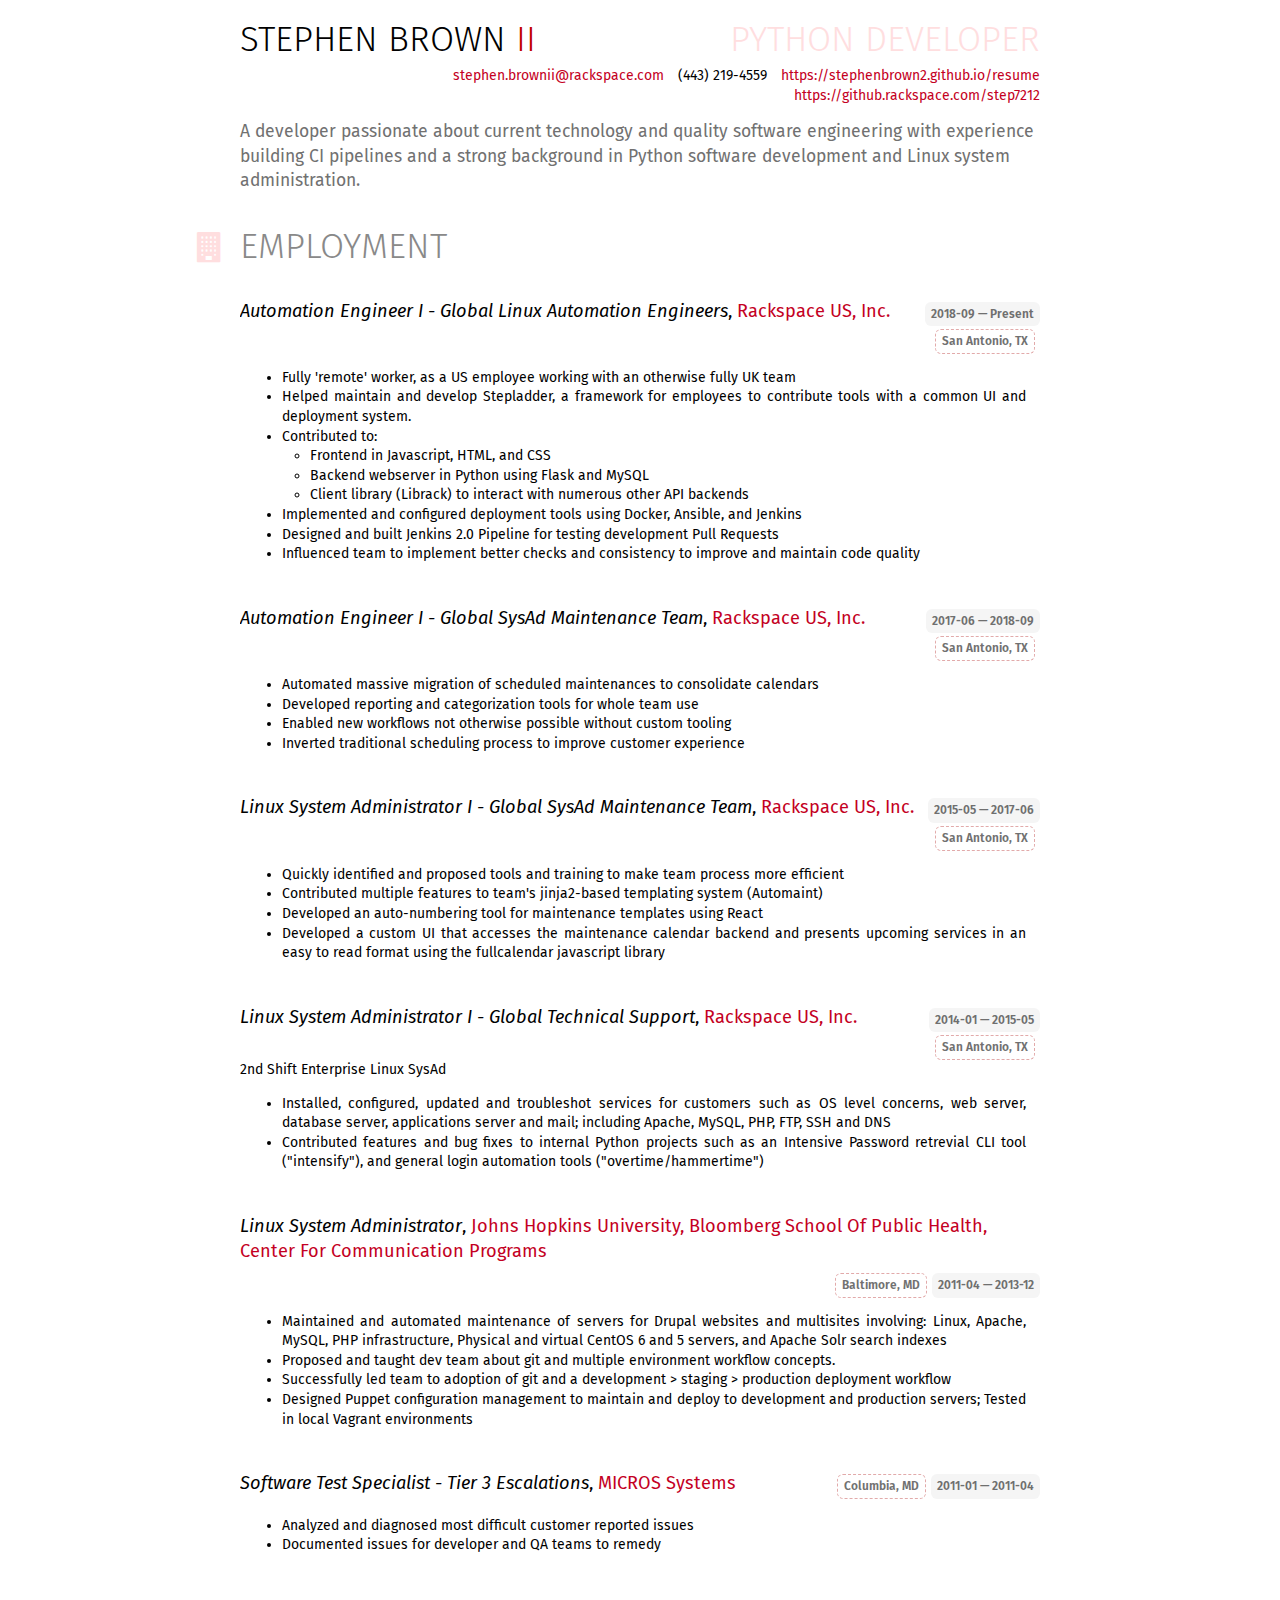
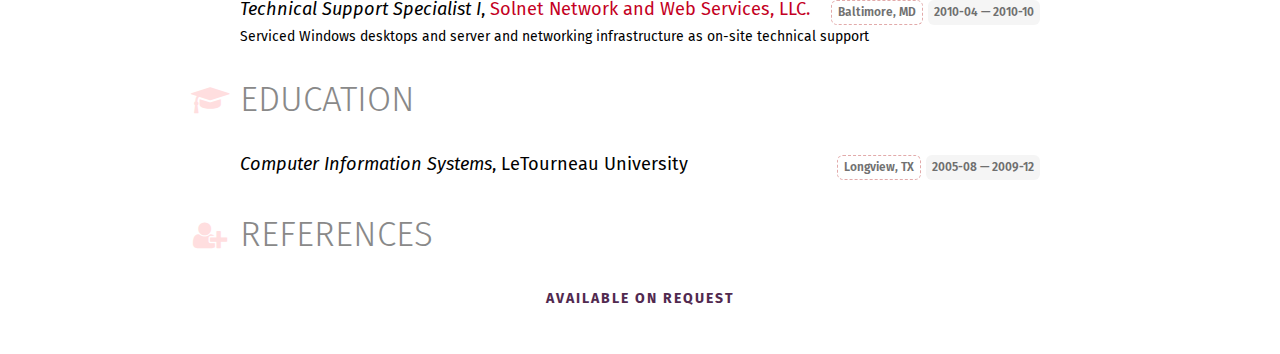
<file: docs/index.html>
<html>
    
    <head>
        <meta charset="utf-8">
        <title>Stephen Brown II</title>
        <link href="https://fonts.googleapis.com/css?family=Fira+Sans:400,300,300italic,400italic,600,600italic,700,700italic&display=swap" rel="stylesheet">
        <link href='https://fonts.googleapis.com/css?family=Open+Sans:400,300,300italic,400italic,600,600italic,700,700italic&display=swap'
        rel='stylesheet' type='text/css'>
        <link rel="stylesheet" href="https://maxcdn.bootstrapcdn.com/font-awesome/4.3.0/css/font-awesome.min.css">
        <style>
html, body, main, section, header, ul, p, h1, h2, h3 {
  font-family: 'Fira Sans', 'Open Sans', 'sans-serif';
  font-size: 14px;
  line-height: 1.4;
  margin: 0; padding: 0;
  display: block;
}

::selection {
  color: #fff;
  background: #e48a8a; /* WebKit/Blink Browsers */
}
::-moz-selection {
  color: #fff;
  background: #e48a8a; /* Gecko Browsers */
}

p::selection {
  color: #fff;
}

a {
  color: #C40023;
  text-decoration: none;
}

a:visited {
  color: #C40023;
}

a:hover {
  text-decoration: underline;
}

h1 {
  text-transform: uppercase;
  font-size: 2em;
}

h2 {
  text-transform: uppercase;
  color: #898989;
  font-size: 1.7em;
  position: relative;
  font-weight: 400;
}

h3, .tenure {
  font-size: 1.3em;
  font-weight: 400;
}

h3 {
  margin-top: 0;
  margin-bottom: 5px;
  /*width: 85%;*/
  float: left;
}

table {
  width: 100%;
  text-transform: uppercase;
}

td:first-child {
  letter-spacing: 2px;
  color: #bd5b5b;
  font-size: 20px;
}

td:last-child {
  text-align: justify; /* HTML justification sucks, but in this case... */
}

hr {
  display: none;
}

main {
  padding: 15px;
  max-width: 800px;
  margin: 0 auto;
}

section {
  margin-top: 2em;
}

section > div {
  margin-top: 2em;
  overflow: hidden; /* Clear floated children */
}

section > div p {
  clear: both;
}

section > header {
  position: relative;
}

p + ul {
  margin: 1em;
}

ul {
  clear: both;
}

li {
  margin-left: 2em;
}

p, li {
  text-align: justify;
}

.tenure {
  float: right;
  color: #6F6F6F;
  background-color: #F5F5F5;
  border-radius: 6px;
  padding: 4px 6px;
  font-size: 85%;
  font-weight: 600;
  margin-top: 3px;
}

.location {
  border: #e2aaaa dashed 1px;
  background-color: #ffffff;
  padding: 3px 6px;
  border-radius: 6px;
  float: right;
  margin-right: 5px;
  float: right;
  font-size: 85%;
  color: #717171;
  font-weight: 600;
  margin-top: 3px;
}

span.keywords {
  font-size: 12px;
  color: #FFDEDF;
  display: none;
}

thead {
  display: none;
}

main > header {
  width: 100%;
  float: left;
  margin-bottom: 1em;
}

h1 {
  float: left;
}

h1, h2, .label {
  font-size: 2.5em;
  text-transform: uppercase;
  font-weight: 300;
  font-family: 'Fira Sans', 'Open Sans', 'Helvetica Neue', 'Helvetica', 'Lato', 'sans-serif'
}

#contact {
 clear: both;
 float: right;
 text-align: right;
 margin-top: 2px;
}

#contact span + span {
  margin-left: 10px;
}

header > span.fa {
  text-align: center;
  margin-right: 3px;
  position: absolute;
  width: 40px;
  top: 14px;
  font-size: 30px;
  /*transform: translateX(-110%); PDF no likey */
  margin-left: -50px;
  color: #FFDEDF;
}

.label {
  float: right;
  color: #FFDEDF;
}

#summary {
  color: #717171;
  font-size: 1.25em;
  margin-top: 6em;
}

#skills td {
  padding-top: 7px;
  padding-bottom: 7px;
}

#references > p, #references > p > a {
  color: #51294F;
  text-align: center;
  margin: 30px;
  font-weight: bold;
  letter-spacing: 2px;
  text-transform: uppercase;
}

        </style>
    </head>
    
    <body>
        <main>
            <header>
                 <h1>Stephen Brown <span style="color: #C00000;">II</span></h1>
 <span class="label">Python Developer</span>
                <p id="contact"> <span class="email"><a href="mailto:stephen.brownii@rackspace.com">stephen.brownii@rackspace.com</a></span>
                    <span class="phone">(443) 219-4559</span>
                    <span class="website"><a href="https://stephenbrown2.github.io/resume">https://stephenbrown2.github.io/resume</a></span>
                    <span class="website"><a href="https://github.rackspace.com/step7212">https://github.rackspace.com/step7212</a></span>
                </p>
            </header>
            <section id="summary">A developer passionate about current technology and quality software engineering
                with experience building CI pipelines and a strong background in Python
                software development and Linux system administration.</section>
            <hr>
            <section id="employment">
                <header> <span class="fa fa-lg fa-building"></span> 
                     <h2>employment</h2>

                </header>
                <div>
                     <h3><em>Automation Engineer I - Global Linux Automation Engineers</em>,

              <a href="https://rackspace.com">Rackspace US, Inc.</a>

              </h3>
 <span class="tenure">2018-09 — Present</span>
 <span class="location">San Antonio, TX</span>
                    <p></p>
                    <ul>
                        <li>Fully &#39;remote&#39; worker, as a US employee working with an otherwise
                            fully UK team</li>
                        <li>Helped maintain and develop Stepladder, a framework for employees to contribute
                            tools with a common UI and deployment system.</li>
                        <li>Contributed to:
                            <ul>
                                <li>Frontend in Javascript, HTML, and CSS</li>
                                <li>Backend webserver in Python using Flask and MySQL</li>
                                <li>Client library (Librack) to interact with numerous other API backends</li>
                            </ul>
                        </li>
                        <li>Implemented and configured deployment tools using Docker, Ansible, and
                            Jenkins</li>
                        <li>Designed and built Jenkins 2.0 Pipeline for testing development Pull Requests</li>
                        <li>Influenced team to implement better checks and consistency to improve
                            and maintain code quality</li>
                    </ul> <span class="keywords">Remote Python Jenkins Ansible Docker Github </span>
                </div>
                <div>
                     <h3><em>Automation Engineer I - Global SysAd Maintenance Team</em>,

              <a href="https://rackspace.com">Rackspace US, Inc.</a>

              </h3>
 <span class="tenure">2017-06 — 2018-09</span>
 <span class="location">San Antonio, TX</span>
                    <p></p>
                    <ul>
                        <li>Automated massive migration of scheduled maintenances to consolidate calendars</li>
                        <li>Developed reporting and categorization tools for whole team use</li>
                        <li>Enabled new workflows not otherwise possible without custom tooling</li>
                        <li>Inverted traditional scheduling process to improve customer experience</li>
                    </ul> <span class="keywords">Python Linux </span>
                </div>
                <div>
                     <h3><em>Linux System Administrator I - Global SysAd Maintenance Team</em>,

              <a href="https://rackspace.com">Rackspace US, Inc.</a>

              </h3>
 <span class="tenure">2015-05 — 2017-06</span>
 <span class="location">San Antonio, TX</span>
                    <p></p>
                    <ul>
                        <li>Quickly identified and proposed tools and training to make team process
                            more efficient</li>
                        <li>Contributed multiple features to team&#39;s jinja2-based templating system
                            (Automaint)</li>
                        <li>Developed an auto-numbering tool for maintenance templates using React</li>
                        <li>Developed a custom UI that accesses the maintenance calendar backend and
                            presents upcoming services in an easy to read format using the fullcalendar
                            javascript library</li>
                    </ul> <span class="keywords">Linux Bash Python React Flask </span>
                </div>
                <div>
                     <h3><em>Linux System Administrator I - Global Technical Support</em>,

              <a href="https://rackspace.com">Rackspace US, Inc.</a>

              </h3>
 <span class="tenure">2014-01 — 2015-05</span>
 <span class="location">San Antonio, TX</span>
                    <p>
                        <p>2nd Shift Enterprise Linux SysAd</p>
                    </p>
                    <ul>
                        <li>Installed, configured, updated and troubleshot services for customers
                            such as OS level concerns, web server, database server, applications server
                            and mail; including Apache, MySQL, PHP, FTP, SSH and DNS</li>
                        <li>Contributed features and bug fixes to internal Python projects such as
                            an Intensive Password retrevial CLI tool (&quot;intensify&quot;), and general
                            login automation tools (&quot;overtime/hammertime&quot;)</li>
                    </ul> <span class="keywords">Linux Bash Python </span>
                </div>
                <div>
                     <h3><em>Linux System Administrator</em>,

              <a href="https://ccp.jhu.edu">Johns Hopkins University, Bloomberg School Of Public Health, Center For Communication Programs</a>

              </h3>
 <span class="tenure">2011-04 — 2013-12</span>
 <span class="location">Baltimore, MD</span>
                    <p>
                    </p>
                    <ul>
                        <li>Maintained and automated maintenance of servers for Drupal websites and
                            multisites involving: Linux, Apache, MySQL, PHP infrastructure, Physical
                            and virtual CentOS 6 and 5 servers, and Apache Solr search indexes</li>
                        <li>Proposed and taught dev team about git and multiple environment workflow
                            concepts.</li>
                        <li>Successfully led team to adoption of git and a development &gt; staging
                            &gt; production deployment workflow</li>
                        <li>Designed Puppet configuration management to maintain and deploy to development
                            and production servers; Tested in local Vagrant environments</li>
                    </ul> <span class="keywords">Linux Git Puppet </span>
                </div>
                <div>
                     <h3><em>Software Test Specialist - Tier 3 Escalations</em>,

              <a href="https://micros.com">MICROS Systems</a>

              </h3>
 <span class="tenure">2011-01 — 2011-04</span>
 <span class="location">Columbia, MD</span>
                    <p></p>
                    <ul>
                        <li>Analyzed and diagnosed most difficult customer reported issues</li>
                        <li>Documented issues for developer and QA teams to remedy</li>
                    </ul> <span class="keywords">Troubleshooting Debugging Testing </span>
                </div>
                <div>
                     <h3><em>Technical Support Specialist I</em>,

              <a href="https://solnetweb.com">Solnet Network and Web Services, LLC.</a>

              </h3>
 <span class="tenure">2010-04 — 2010-10</span>
 <span class="location">Baltimore, MD</span>
                    <p>
                        <p>Serviced Windows desktops and server and networking infrastructure as
                            on-site technical support</p>
                    </p> <span class="keywords">Windows Desktop Support </span>
                </div>
            </section>
            <hr>
            <section id="projects" style="display: none;">
                <header> <span class="fa fa-lg fa-star"></span> 
                     <h2>projects</h2>

                </header>
                <div>
                     <h3><em>Creator</em>,
          <a href="https://github.rackspace.com/emcee/emcee">Emcee</a>
          </h3>
 <span class="tenure">2018-01 — Present</span>

                    <p>Learning client design best practices and version controlled releases</p>
                    <span
                    class="keywords">Python JSON API Types</span>
                </div>
                <div>
                     <h3><em>Contributor</em>,
          <a href="https://stepladder.rax.io/about">Stepladder</a>
          </h3>
 <span class="tenure">2017-10 — Present</span>

                    <p>Learned remote collaboration and discussion skills while improving coding
                        ability</p> <span class="keywords">Python Javascript HTML JSON API </span> 
                </div>
                <div>
                     <h3><em>Maintainer</em>,
          <a href="https://stepladder.rax.io/librack_docs">Librack</a>
          </h3>
 <span class="tenure">2018-01 — Present</span>

                    <p>Learned to follow in the steps of an active project including interface
                        guarantees and deprecation</p> <span class="keywords">Python </span> 
                </div>
                <div>
                     <h3><em>Contributor</em>,
          <a href="https://stepladder.rax.io/automaint">Automaint</a>
          </h3>
 <span class="tenure">2016-09 — 2017-09</span>

                    <p>Learned to follow in the steps of an active project including maintenance and deprecation of interfaces</p>
                    <span
                    class="keywords">Python</span>
                </div>
                <div>
                     <h3><em>Bug reporter</em>,
          <a href="https://github.rackspace.com/SupportTools/intensify/blob/master/README.md">Intensify</a>
          </h3>
 <span class="tenure">2015-10 — 2016-10</span>

                    <p>Assisted in quality testing and bug reporting</p> <span class="keywords">Python </span> 
                </div>
                <!-- <div>
                     <h3><em>Bug reporter</em>,
          <a href="https://github.rackspace.com/GTSLAE/mono/tree/master/hammertime">Overtime/Hammertime</a>
          </h3>
 <span class="tenure">2015-03 — Present</span>

                    <p>Added features and reported bugs to overtime, initially a fork integrating
                        cloud support from another tool, hammercloud, now merged back into upstream
                        hammertime</p> <span class="keywords">Python </span> 
                </div>
                <div>
                     <h3><em>System Administrator</em>,
          <a href="https://www.k4health.org">Knowledge for Health</a>
          </h3>
 <span class="tenure">2011-04 — 2013-12</span>

                    <p>Jr System Administrator managing entire project&#39;s CentOS linux servers
                        and Drupal websites</p> <span class="keywords">Linux Drupal LAMP </span> 
                </div> -->
            </section>
            <hr>
            <section id="education">
                <header> <span class="fa fa-lg fa-mortar-board"></span> 
                     <h2>education</h2>

                </header>
                <div>
                     <h3><em>Computer Information Systems</em>, LeTourneau University</h3>
 <span class="tenure">2005-08 — 2009-12</span>
 <span class="location">Longview, TX</span>
                </div>
            </section>
            <section id="references">
                <header> <span class="fa fa-lg fa-user-plus"></span> 
                  <h2>references</h2>

             </header>
                <p><a href="mailto:stephen.brownii@rackspace.com">available on request</a>
                </p>
            </section>
        </main>
    </body>

</html>
</file>
